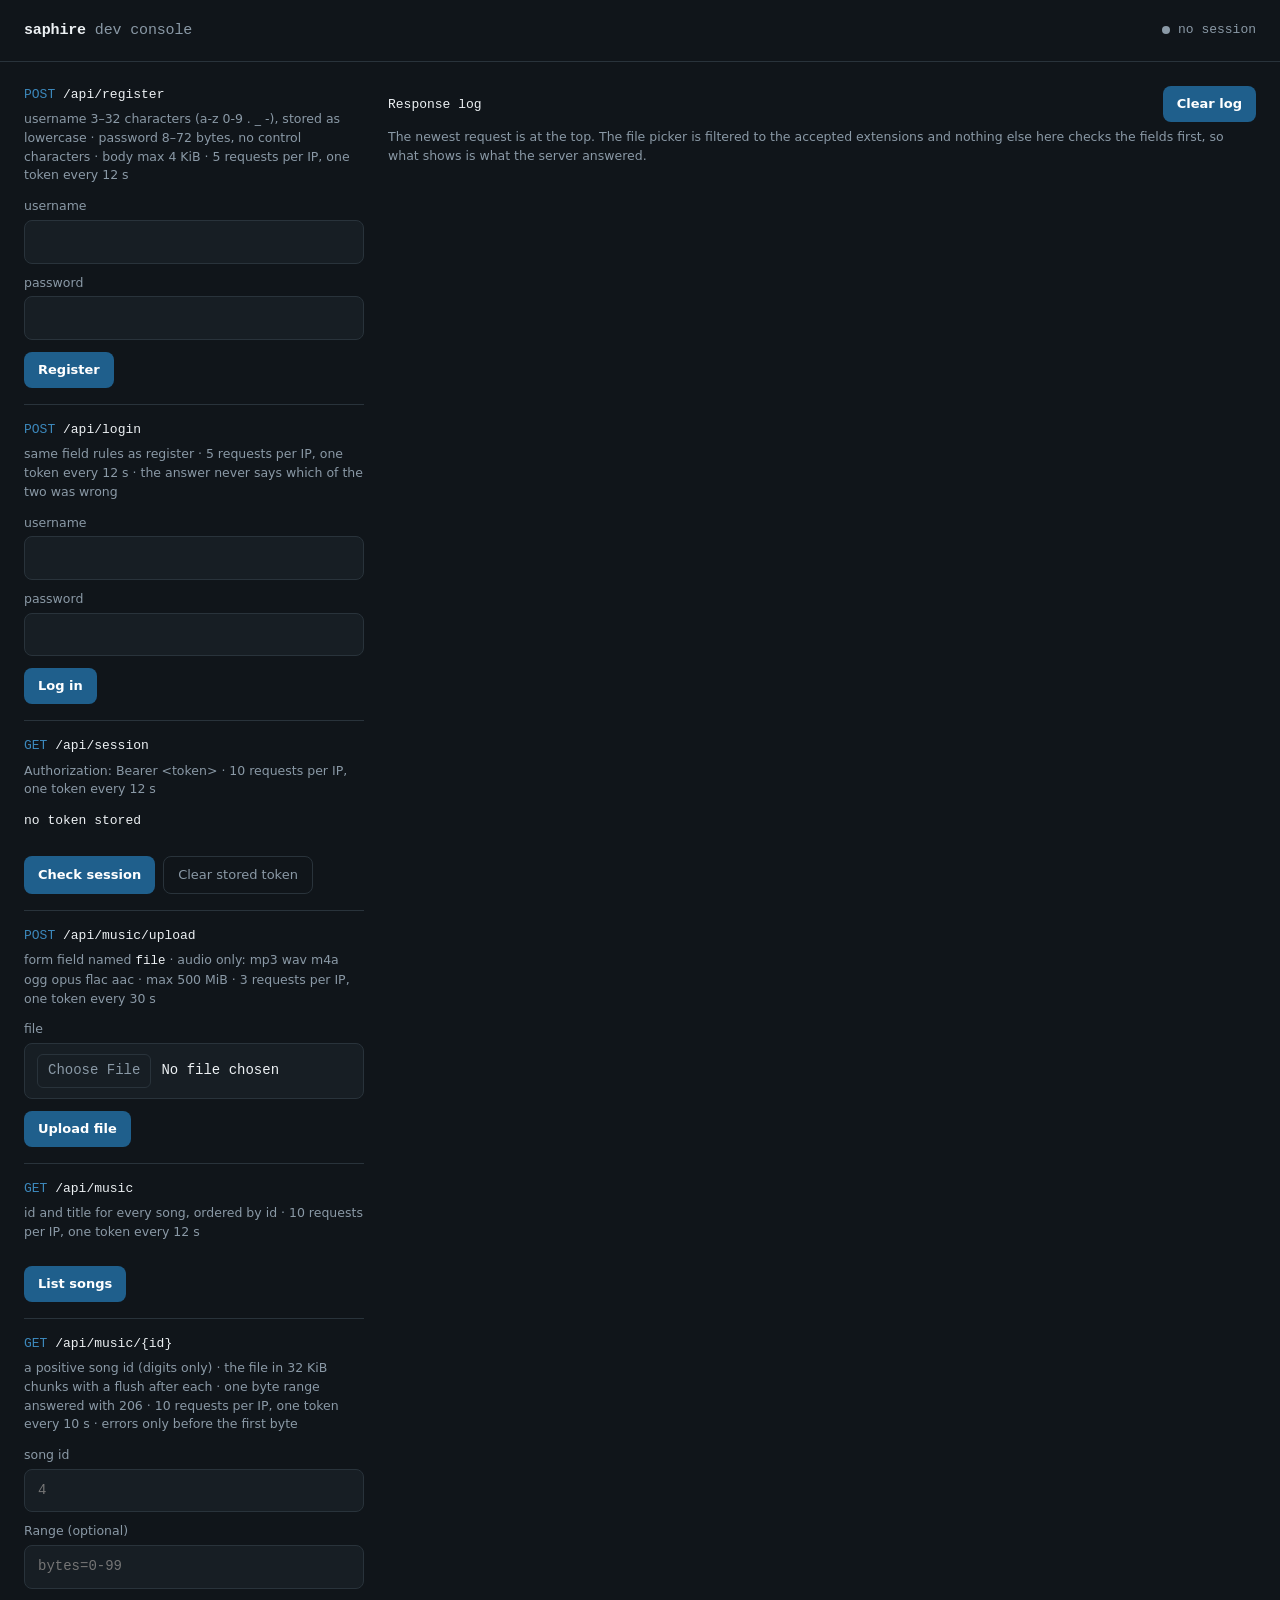
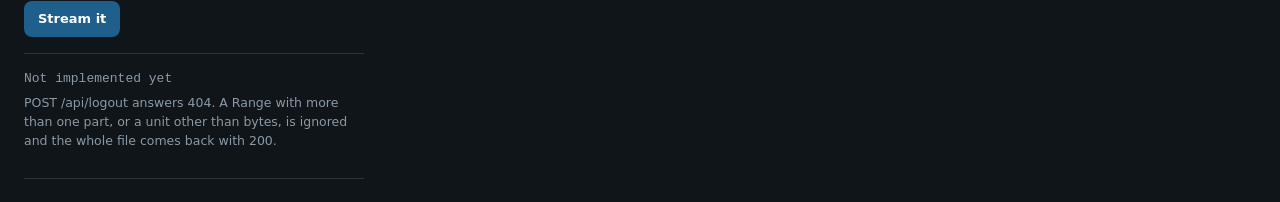
<file: server/static/index.html>
<!doctype html>
<html lang="en">
<head>
  <meta charset="utf-8">
  <meta name="viewport" content="width=device-width, initial-scale=1">
  <title>Saphire dev console</title>
  <!-- Relative links, so the page works wherever main.go mounts it. -->
  <link rel="stylesheet" href="style.css">
</head>
<body>

<header>
  <h1>saphire <span>dev console</span></h1>
  <p class="session-state" id="session-state">
    <span class="dot" id="session-dot"></span>
    <span id="session-text">no session</span>
  </p>
</header>

<main>
  <div class="endpoints">

    <section>
      <h2><span class="method">POST</span> /api/register</h2>
      <p class="rules">username 3–32 characters (a-z 0-9 . _ -), stored as lowercase · password 8–72 bytes, no control characters · body max 4 KiB · 5 requests per IP, one token every 12 s</p>
      <form id="register-form">
        <label for="register-username">username</label>
        <input id="register-username" spellcheck="false" autocomplete="off">
        <label for="register-password">password</label>
        <input id="register-password" type="password" autocomplete="off">
        <button type="submit">Register</button>
      </form>
    </section>

    <section>
      <h2><span class="method">POST</span> /api/login</h2>
      <p class="rules">same field rules as register · 5 requests per IP, one token every 12 s · the answer never says which of the two was wrong</p>
      <form id="login-form">
        <label for="login-username">username</label>
        <input id="login-username" spellcheck="false" autocomplete="off">
        <label for="login-password">password</label>
        <input id="login-password" type="password" autocomplete="off">
        <button type="submit">Log in</button>
      </form>
    </section>

    <section>
      <h2><span class="method">GET</span> /api/session</h2>
      <p class="rules">Authorization: Bearer &lt;token&gt; · 10 requests per IP, one token every 12 s</p>
      <p class="token" id="token-line">no token stored</p>
      <p class="expiry" id="token-expiry"></p>
      <div class="actions">
        <button type="button" id="check-session">Check session</button>
        <button type="button" id="clear-session" class="secondary">Clear stored token</button>
      </div>
    </section>

    <section>
      <h2><span class="method">POST</span> /api/music/upload</h2>
      <p class="rules">form field named <code>file</code> · audio only: mp3 wav m4a ogg opus flac aac · max 500 MiB · 3 requests per IP, one token every 30 s</p>
      <form id="upload-form">
        <label for="upload-file">file</label>
        <input id="upload-file" type="file" accept=".mp3,.wav,.m4a,.ogg,.opus,.flac,.aac">
        <button type="submit">Upload file</button>
      </form>
    </section>

    <section>
      <h2><span class="method">GET</span> /api/music</h2>
      <p class="rules">id and title for every song, ordered by id · 10 requests per IP, one token every 12 s</p>
      <button type="button" id="list-songs">List songs</button>
    </section>

    <section>
      <h2><span class="method">GET</span> /api/music/{id}</h2>
      <p class="rules">a positive song id (digits only) · the file in 32 KiB chunks with a flush after each · one byte range answered with 206 · 10 requests per IP, one token every 10 s · errors only before the first byte</p>
      <label for="stream-id">song id</label>
      <input id="stream-id" inputmode="numeric" placeholder="4">
      <label for="stream-range">Range (optional)</label>
      <input id="stream-range" spellcheck="false" autocomplete="off" placeholder="bytes=0-99">
      <button type="button" id="stream-song">Stream it</button>
    </section>

    <section class="planned">
      <h2>Not implemented yet</h2>
      <p class="rules">POST /api/logout answers 404. A Range with more than one part, or a unit other than bytes, is ignored and the whole file comes back with 200.</p>
    </section>

  </div>

  <section class="log">
    <h2>Response log <button type="button" id="clear-log">Clear log</button></h2>
    <p class="hint">The newest request is at the top. The file picker is filtered to the accepted extensions and nothing else here checks the fields first, so what shows is what the server answered.</p>
    <ol id="log"></ol>
  </section>
</main>

<script src="app.js"></script>
</body>
</html>
</file>
<file: server/static/style.css>
/* The palette is the app's palette: it mirrors client/lib/app/theme.dart, so the
   page used to test the API and the app that calls it look like the same thing.
   Status colors follow the status ranges in api-docs.md. */
:root {
  --canvas: #10151a;
  --field: #171e24;
  --hairline: #29333b;
  --accent: #1f5f8c;
  --accent-focus: #3c88bc;
  --text: #edf1f4;
  --muted: #8a99a6;
  --error: #e2685f;
  --ok: #5fa37f;
  --warn: #cf8a3d;
  --sans: system-ui, -apple-system, "Segoe UI", sans-serif;
  --mono: ui-monospace, "SF Mono", Menlo, Consolas, monospace;
}

* { box-sizing: border-box; }

body {
  margin: 0;
  background: var(--canvas);
  color: var(--text);
  font: 14px/1.5 var(--sans);
}

header {
  display: flex;
  flex-wrap: wrap;
  gap: 12px 24px;
  align-items: baseline;
  justify-content: space-between;
  padding: 20px 24px;
  border-bottom: 1px solid var(--hairline);
}

header h1 {
  margin: 0;
  font: 600 15px/1.4 var(--mono);
  letter-spacing: -0.01em;
}

header h1 span { color: var(--muted); font-weight: 400; }

.session-state {
  margin: 0;
  display: flex;
  gap: 8px;
  align-items: center;
  font: 13px/1.4 var(--mono);
  color: var(--muted);
}

.session-state.ok { color: var(--text); }

/* The state class is on .session-state, so the dot and the text change together. */
.dot { width: 8px; height: 8px; border-radius: 50%; background: var(--muted); flex: none; }
.session-state.ok .dot { background: var(--ok); }
.session-state.bad .dot { background: var(--error); }
.session-state.pending .dot { background: var(--accent-focus); }

/* Workbench: the endpoint forms on the left, the answers on the right. */
main {
  display: grid;
  grid-template-columns: 340px minmax(0, 1fr);
  gap: 24px;
  padding: 24px;
  align-items: start;
}

main > * { min-width: 0; }

@media (max-width: 920px) {
  main { grid-template-columns: 1fr; }
}

/* Each endpoint block is separated by a rule, not by a card: the rule carries
   the endpoint boundary, which is the information here. */
.endpoints section {
  padding: 16px 0;
  border-bottom: 1px solid var(--hairline);
}

.endpoints section:first-child { padding-top: 0; }

.endpoints h2, .log h2 {
  margin: 0 0 6px;
  font: 500 13px/1.4 var(--mono);
  letter-spacing: 0;
}

.method { color: var(--accent-focus); }

.rules {
  margin: 0 0 12px;
  font-size: 12.5px;
  line-height: 1.5;
  color: var(--muted);
}

.rules code { font-family: var(--mono); color: var(--text); }

.planned h2 { color: var(--muted); }

label {
  display: block;
  margin: 10px 0 4px;
  font-size: 12.5px;
  color: var(--muted);
}

input {
  width: 100%;
  padding: 11px 13px;
  background: var(--field);
  border: 1px solid var(--hairline);
  border-radius: 8px;
  color: var(--text);
  font: 14px/1.4 var(--mono);
}

input:focus { outline: none; border-color: var(--accent-focus); }
input:focus-visible { outline: 2px solid var(--accent-focus); outline-offset: 1px; }

input[type="file"] { padding: 10px 12px; }
input[type="file"]::file-selector-button {
  margin-right: 10px;
  padding: 6px 10px;
  background: transparent;
  border: 1px solid var(--hairline);
  border-radius: 6px;
  color: var(--muted);
  font: inherit;
  cursor: pointer;
}

button {
  margin-top: 12px;
  padding: 9px 14px;
  background: var(--accent);
  border: none;
  border-radius: 8px;
  color: #fff;
  font: 600 13px/1.4 var(--sans);
  cursor: pointer;
}

button.secondary { background: transparent; border: 1px solid var(--hairline); color: var(--muted); font-weight: 500; }
button:focus-visible { outline: 2px solid var(--accent-focus); outline-offset: 2px; }

.actions { display: flex; gap: 8px; flex-wrap: wrap; }

.token, .expiry {
  margin: 12px 0 0;
  font: 13px/1.6 var(--mono);
  overflow-wrap: anywhere;
}

.token { color: var(--text); }
.expiry { color: var(--muted); }

.log h2 {
  display: flex;
  align-items: baseline;
  justify-content: space-between;
  gap: 12px;
}

.log h2 button { margin: 0; }

.hint { margin: 0 0 14px; font-size: 12.5px; color: var(--muted); }

ol#log { list-style: none; margin: 0; padding: 0; }

/* A new entry appears once; that is the only motion on the page. */
@keyframes appear { from { opacity: 0; } to { opacity: 1; } }

.entry {
  border-left: 2px solid var(--hairline);
  padding: 12px 14px;
  margin-bottom: 8px;
  background: var(--field);
  border-radius: 0 8px 8px 0;
  animation: appear 160ms ease-out;
}

.entry.ok { border-left-color: var(--ok); }
.entry.rate-limited { border-left-color: var(--warn); }
.entry.client-error { border-left-color: var(--error); }
.entry.server-error, .entry.unreachable { border-left-color: var(--error); background: #1b1a1a; }

/* A request the page did not send, so it is not an answer from the server. */
.entry.local .status { color: var(--muted); }

@media (prefers-reduced-motion: reduce) {
  .entry { animation: none; }
}

.entry-head {
  margin: 0;
  display: flex;
  flex-wrap: wrap;
  gap: 10px;
  align-items: baseline;
  font: 13px/1.5 var(--mono);
}

.status { font-weight: 600; }
.entry.ok .status { color: var(--ok); }
.entry.rate-limited .status { color: var(--warn); }
.entry.client-error .status, .entry.server-error .status, .entry.unreachable .status { color: var(--error); }

.entry-head .method { color: var(--accent-focus); }
.entry-head .path { color: var(--text); }
.entry-head .ms { margin-left: auto; color: var(--muted); }

.retry { margin: 6px 0 0; font: 12.5px/1.5 var(--mono); color: var(--warn); }

.entry .body {
  margin: 8px 0 0;
  font: 12.5px/1.6 var(--mono);
  color: var(--text);
  white-space: pre-wrap;
  overflow-wrap: anywhere;
}

/* The request written as curl, so a failure can be reproduced outside the browser —
   which is how api-docs.md is checked. */
.curl {
  margin: 8px 0 0;
  font: 12.5px/1.5 var(--mono);
  color: var(--muted);
  overflow-wrap: anywhere;
}
</file>
